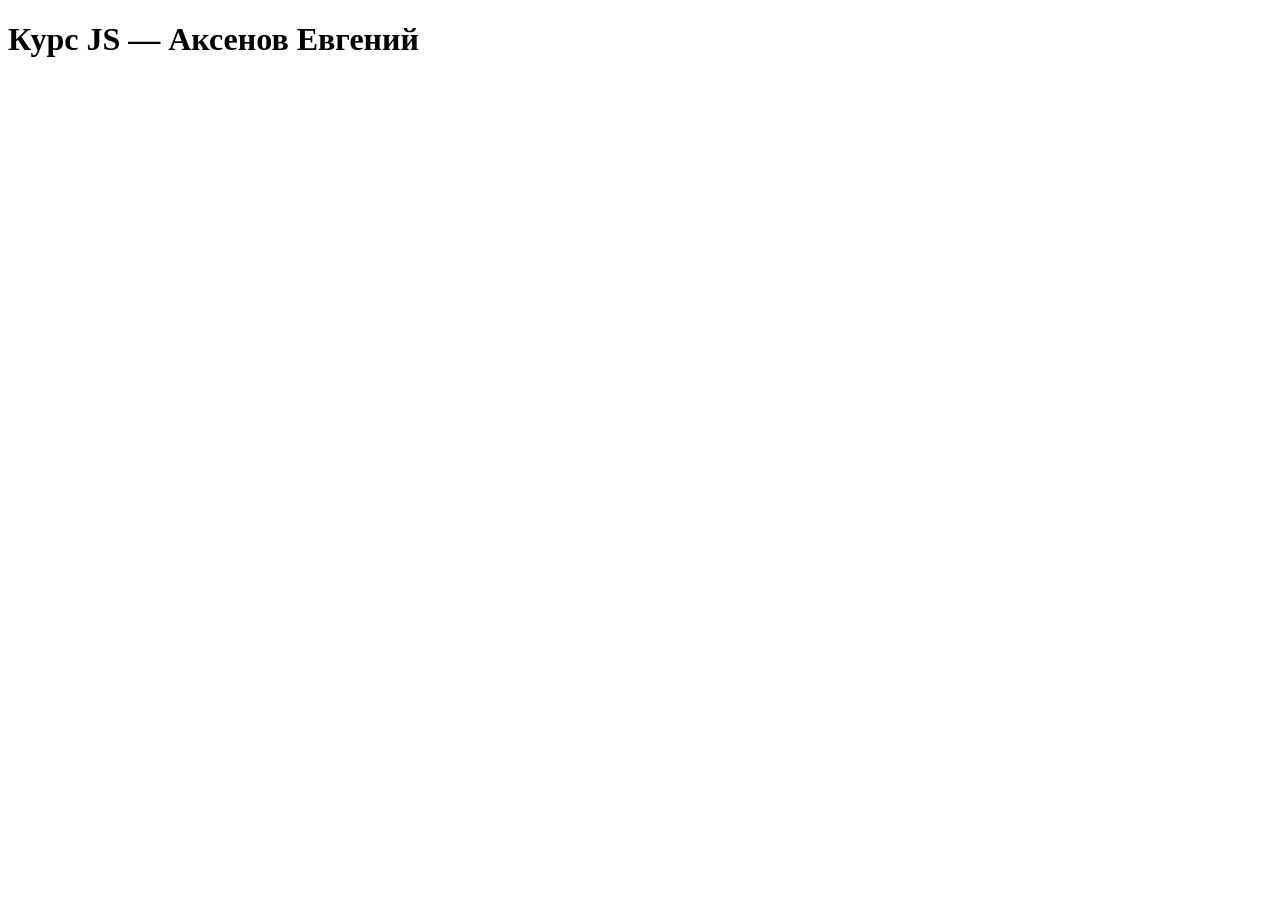
<file: task0/index.html>
﻿<!DOCTYPE html>
<html lang="ru">
<head><meta charset="utf-8"><meta name="viewport" content="width=device-width, initial-scale=1"><title>Курс JS</title></head>
<body><h1>Курс JS — Аксенов Евгений</h1></body>
</html>
</file>
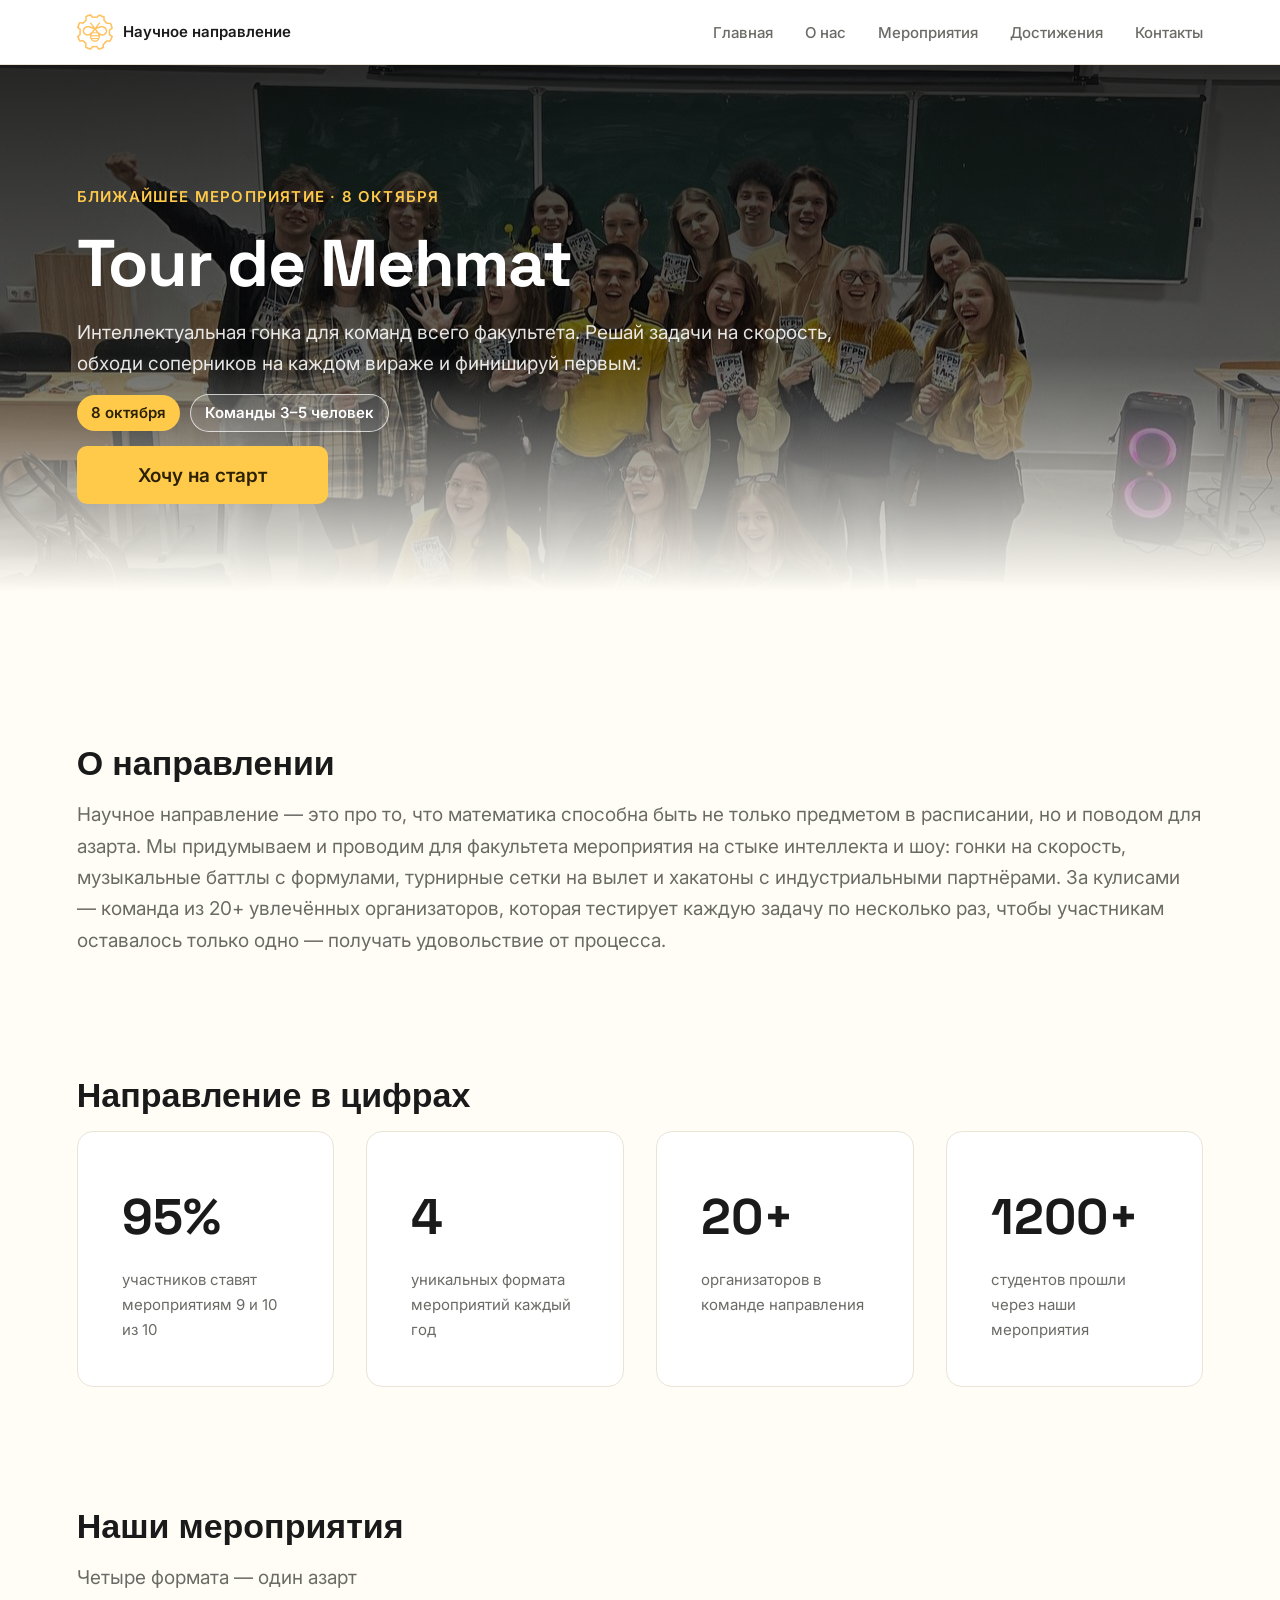
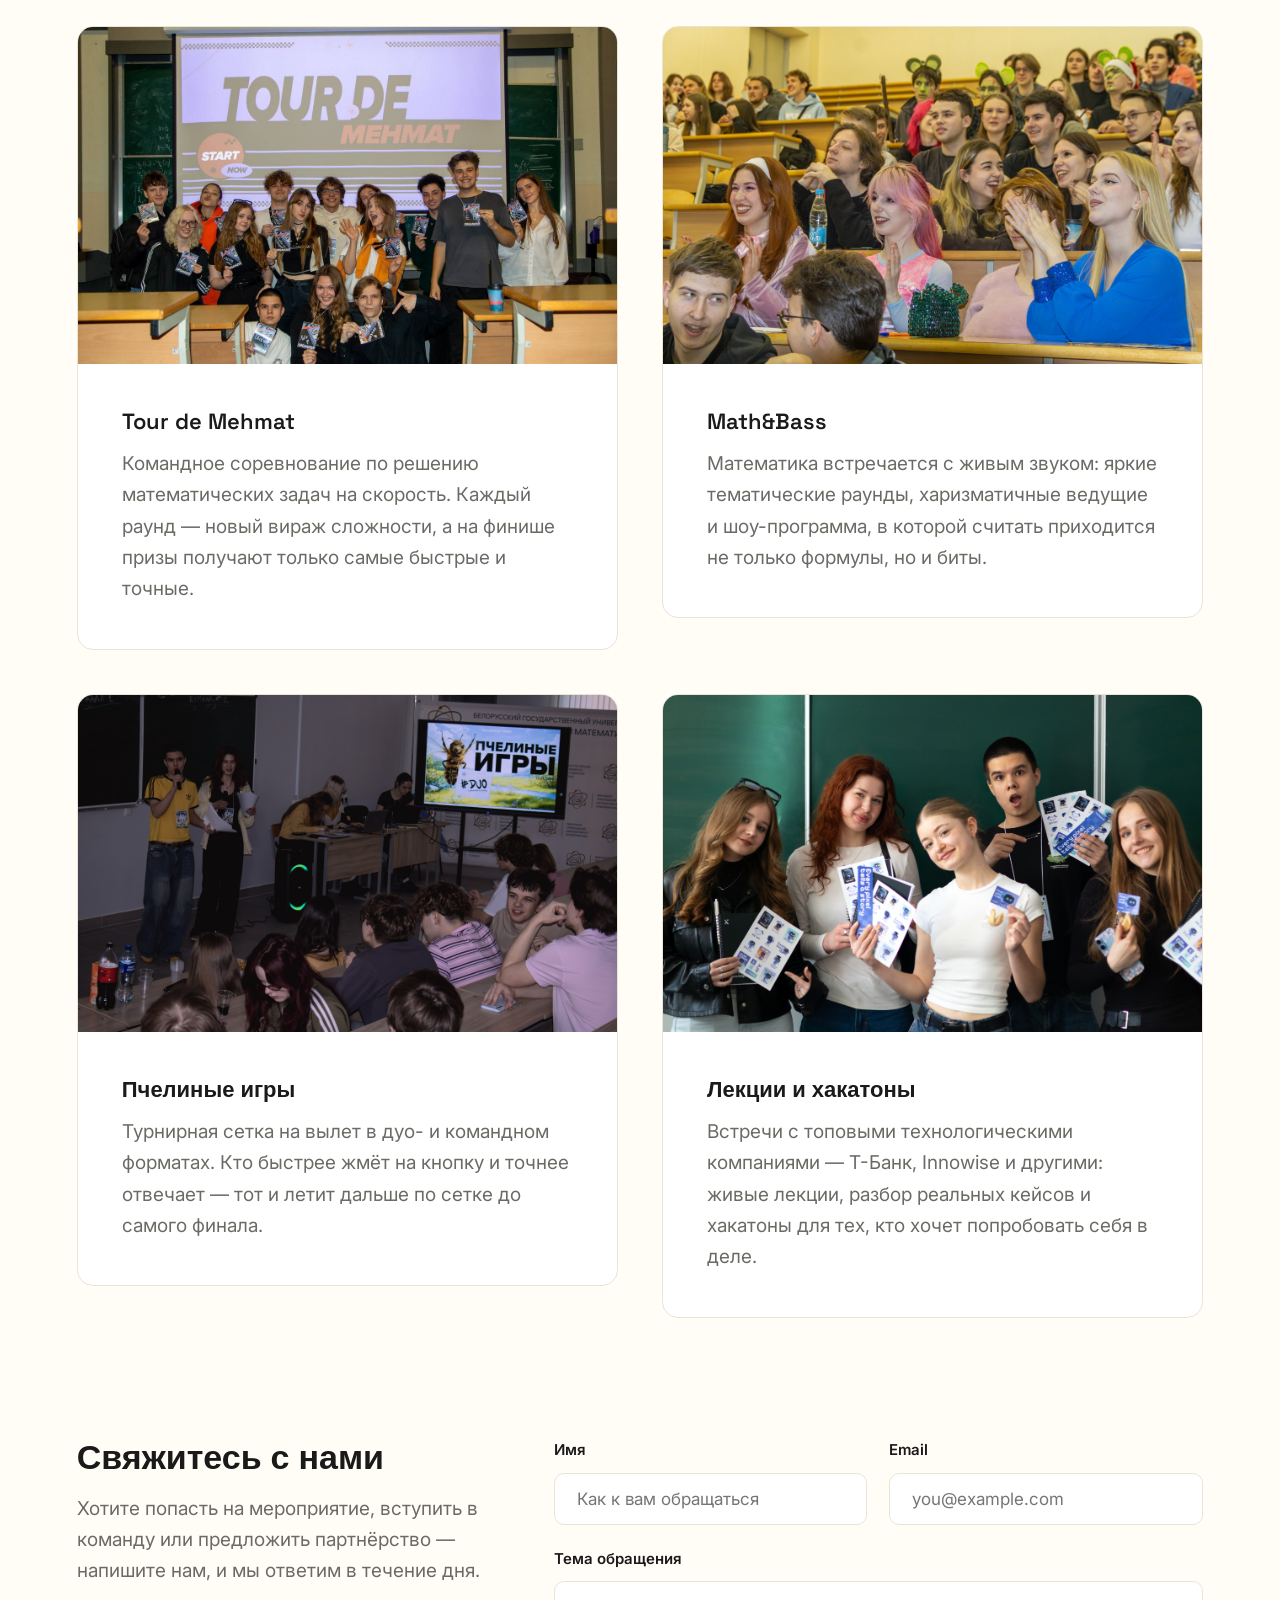
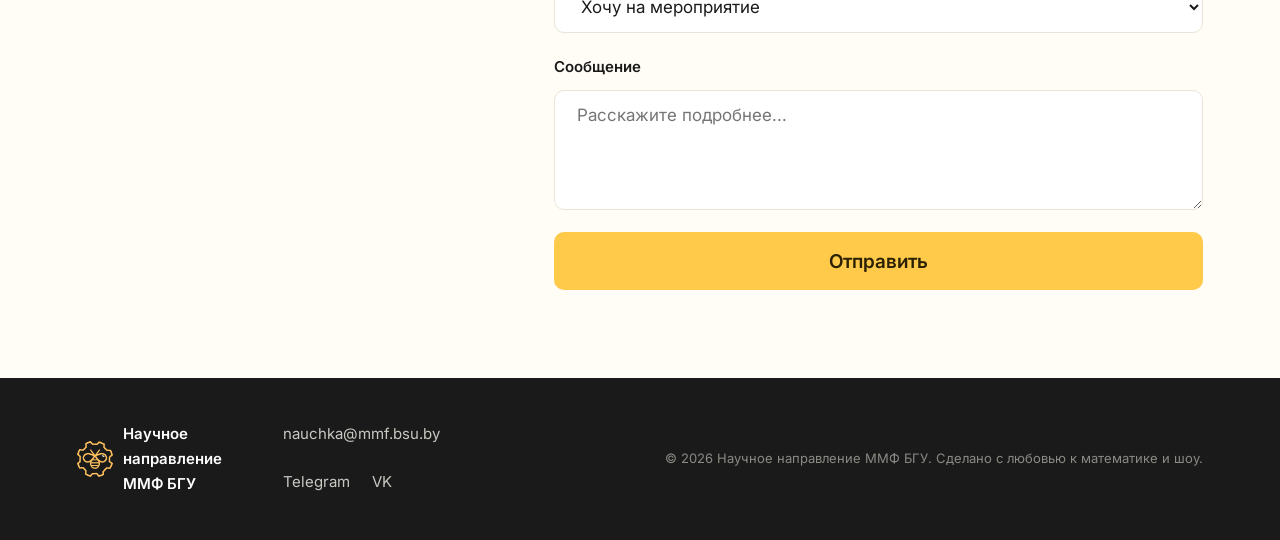
<file: task2/index.html>
﻿<!DOCTYPE html>
<html lang="ru">
<head>
  <meta charset="utf-8">
  <meta name="viewport" content="width=device-width, initial-scale=1">
  <title>Научное направление ММФ БГУ</title>
  <link rel="preconnect" href="https://fonts.googleapis.com">
  <link rel="preconnect" href="https://fonts.gstatic.com" crossorigin>
  <link href="https://fonts.googleapis.com/css2?family=Space+Grotesk:wght@500;600;700&family=Inter:wght@400;500;600&display=swap" rel="stylesheet">
  <link rel="stylesheet" href="style.css">
</head>
<body>

  <div class="page">

    <header class="site-header">
      <div class="header__inner container">
        <a class="brand" href="#hero">
          <img class="brand__logo" src="img/logo.png" alt="Логотип научного направления — пчела">
          <span class="brand__text">Научное направление</span>
        </a>

        <nav class="nav" aria-label="Основная навигация">
          <ul class="nav__links">
            <li><a href="#hero">Главная</a></li>
            <li><a href="#about">О нас</a></li>
            <li><a href="#events">Мероприятия</a></li>
            <li><a href="#stats">Достижения</a></li>
            <li><a href="#contact">Контакты</a></li>
          </ul>
        </nav>

        <button class="nav__toggle" type="button" aria-label="Открыть меню">
          <span></span>
          <span></span>
          <span></span>
        </button>
      </div>
    </header>

    <main class="main">

      <section class="hero" id="hero">
        <div class="hero__overlay"></div>
        <div class="hero__inner container">
          <div class="hero__content">
            <p class="hero__eyebrow">Ближайшее мероприятие · 8 октября</p>
            <h1 class="hero__title">Tour de Mehmat</h1>
            <p class="hero__subtitle">
              Интеллектуальная гонка для команд всего факультета. Решай задачи на
              скорость, обходи соперников на каждом вираже и финишируй первым.
            </p>
            <div class="hero__meta">
              <span class="badge badge--accent">8 октября</span>
              <span class="badge badge--outline-light">Команды 3–5 человек</span>
            </div>
            <a class="btn btn--primary" href="#contact">Хочу на старт</a>
          </div>
        </div>
      </section>

      <section class="about container" id="about">
        <h2 class="section-title">О направлении</h2>
        <p class="about__text">
          Научное направление — это про то, что математика способна быть не только
          предметом в расписании, но и поводом для азарта. Мы придумываем и проводим
          для факультета мероприятия на стыке интеллекта и шоу: гонки на скорость,
          музыкальные баттлы с формулами, турнирные сетки на вылет и хакатоны
          с индустриальными партнёрами. За кулисами — команда из 20+ увлечённых
          организаторов, которая тестирует каждую задачу по несколько раз, чтобы
          участникам оставалось только одно — получать удовольствие от процесса.
        </p>
      </section>

      <section class="stats container" id="stats">
        <h2 class="section-title">Направление в цифрах</h2>
        <div class="stats__grid">
          <div class="stat-card">
            <span class="stat-card__number">95%</span>
            <span class="stat-card__label">участников ставят мероприятиям 9 и 10 из 10</span>
          </div>
          <div class="stat-card">
            <span class="stat-card__number">4</span>
            <span class="stat-card__label">уникальных формата мероприятий каждый год</span>
          </div>
          <div class="stat-card">
            <span class="stat-card__number">20+</span>
            <span class="stat-card__label">организаторов в команде направления</span>
          </div>
          <div class="stat-card">
            <span class="stat-card__number">1200+</span>
            <span class="stat-card__label">студентов прошли через наши мероприятия</span>
          </div>
        </div>
      </section>

      <section class="events container" id="events">
        <h2 class="section-title">Наши мероприятия</h2>
        <p class="section-subtitle">Четыре формата — один азарт</p>

        <div class="events__grid">

          <article class="event-card">
            <div class="event-card__media">
              <img src="img/events/tour-de-mehmat.jpg" alt="Участники Tour de Mehmat решают задачи на скорость">
            </div>
            <div class="event-card__body">
              <h3 class="event-card__title">Tour de Mehmat</h3>
              <p class="event-card__text">
                Командное соревнование по решению математических задач на скорость.
                Каждый раунд — новый вираж сложности, а на финише призы получают
                только самые быстрые и точные.
              </p>
            </div>
          </article>

          <article class="event-card">
            <div class="event-card__media">
              <img src="img/events/math-and-bass.jpg" alt="Шоу-программа Math&Bass с живым звуком">
            </div>
            <div class="event-card__body">
              <h3 class="event-card__title">Math&amp;Bass</h3>
              <p class="event-card__text">
                Математика встречается с живым звуком: яркие тематические раунды,
                харизматичные ведущие и шоу-программа, в которой считать приходится
                не только формулы, но и биты.
              </p>
            </div>
          </article>

          <article class="event-card">
            <div class="event-card__media">
              <img src="img/events/bee-games.jpg" alt="Турнирная сетка Пчелиных игр">
            </div>
            <div class="event-card__body">
              <h3 class="event-card__title">Пчелиные игры</h3>
              <p class="event-card__text">
                Турнирная сетка на вылет в дуо- и командном форматах. Кто быстрее
                жмёт на кнопку и точнее отвечает — тот и летит дальше по сетке
                до самого финала.
              </p>
            </div>
          </article>

          <article class="event-card">
            <div class="event-card__media">
              <img src="img/events/hackathon.jpg" alt="Хакатон с партнёрами Т-Банк и Innowise">
            </div>
            <div class="event-card__body">
              <h3 class="event-card__title">Лекции и хакатоны</h3>
              <p class="event-card__text">
                Встречи с топовыми технологическими компаниями — Т-Банк, Innowise
                и другими: живые лекции, разбор реальных кейсов и хакатоны для тех,
                кто хочет попробовать себя в деле.
              </p>
            </div>
          </article>

        </div>
      </section>

      <section class="contact container" id="contact">
        <div class="contact__intro">
          <h2 class="section-title">Свяжитесь с нами</h2>
          <p class="section-subtitle">
            Хотите попасть на мероприятие, вступить в команду или предложить
            партнёрство — напишите нам, и мы ответим в течение дня.
          </p>
        </div>

        <form class="contact-form">
          <div class="form-field">
            <label for="name">Имя</label>
            <input id="name" type="text" placeholder="Как к вам обращаться">
          </div>

          <div class="form-field">
            <label for="email">Email</label>
            <input id="email" type="email" placeholder="you@example.com">
          </div>

          <div class="form-field form-field--wide">
            <label for="topic">Тема обращения</label>
            <select id="topic">
              <option>Хочу на мероприятие</option>
              <option>Хочу в команду</option>
              <option>Хочу стать партнёром</option>
              <option>Другое</option>
            </select>
          </div>

          <div class="form-field form-field--wide">
            <label for="message">Сообщение</label>
            <textarea id="message" rows="4" placeholder="Расскажите подробнее..."></textarea>
          </div>

          <button class="btn btn--primary form-field--wide" type="button">Отправить</button>
        </form>
      </section>

    </main>

    <footer class="site-footer">
      <div class="footer__inner container">
        <a class="brand brand--footer" href="#hero">
          <img class="brand__logo" src="img/logo.png" alt="">
          <span class="brand__text">Научное направление ММФ БГУ</span>
        </a>

        <div class="footer__contacts">
          <a href="mailto:nauchka@mmf.bsu.by">nauchka@mmf.bsu.by</a>
          <a href="https://t.me/nauchka_mmf" target="_blank" rel="noopener">Telegram</a>
          <a href="https://vk.com/nauchka_mmf" target="_blank" rel="noopener">VK</a>
        </div>

        <p class="footer__copy">© 2026 Научное направление ММФ БГУ. Сделано с любовью к математике и шоу.</p>
      </div>
    </footer>

  </div>

</body>
</html>
</file>
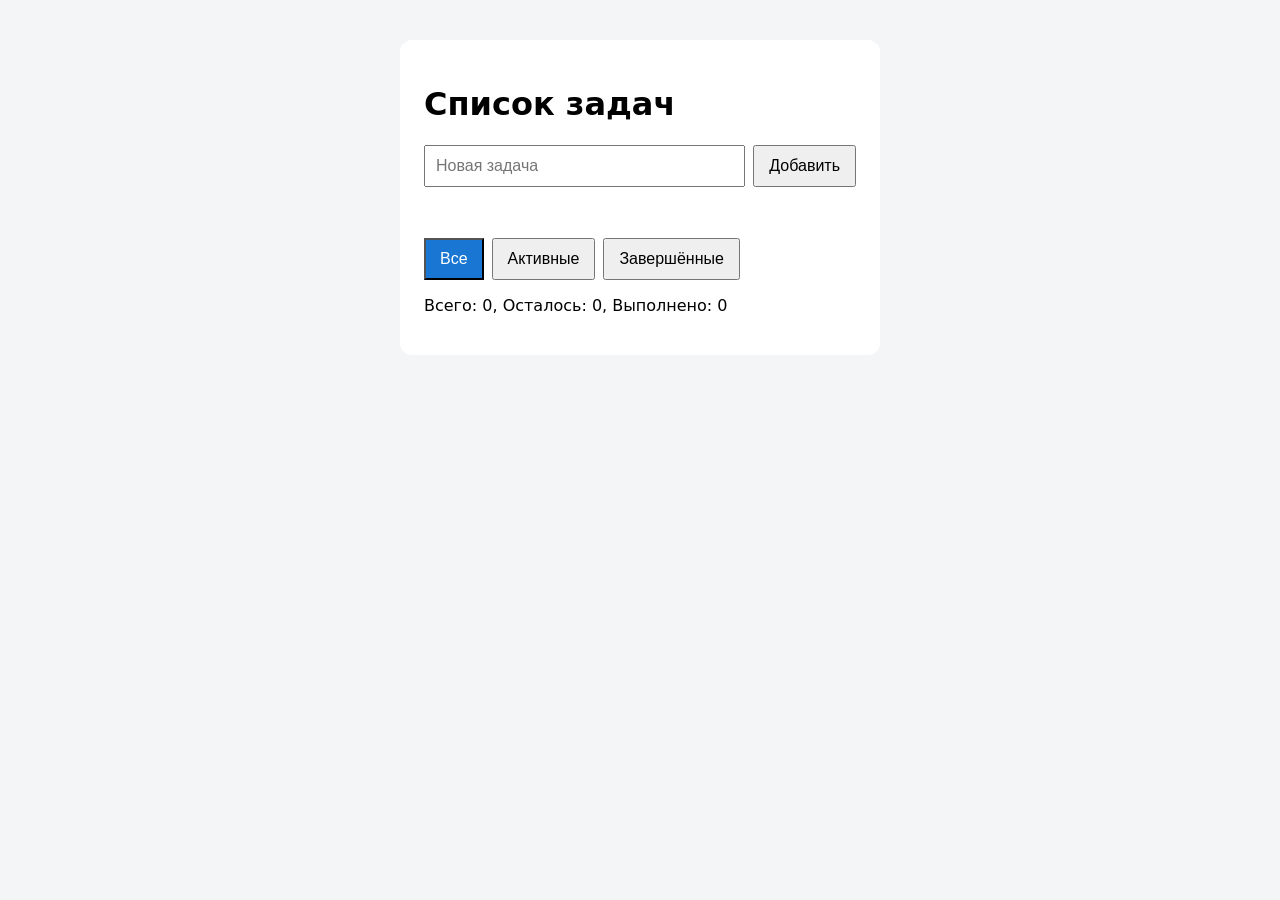
<file: task3/index.html>
<!DOCTYPE html>
<html lang="ru">
<head>
<meta charset="UTF-8">
<meta name="viewport" content="width=device-width, initial-scale=1">
<title>Список задач</title>
<link rel="stylesheet" href="style.css">
</head>
<body>
<main class="app">
<h1>Список задач</h1>
<form id="todo-form" class="todo-form">
<input id="todo-input" name="text" type="text" placeholder="Новая задача" autocomplete="off">
<button type="submit">Добавить</button>
</form>
<p id="error" class="error"></p>
<div class="filters">
<button type="button" data-filter="all" class="active">Все</button>
<button type="button" data-filter="active">Активные</button>
<button type="button" data-filter="completed">Завершённые</button>
</div>
<p id="counter"></p>
<ul id="todo-list" class="todo-list"></ul>
</main>
<script src="script.js"></script>
</body>
</html>
</file>
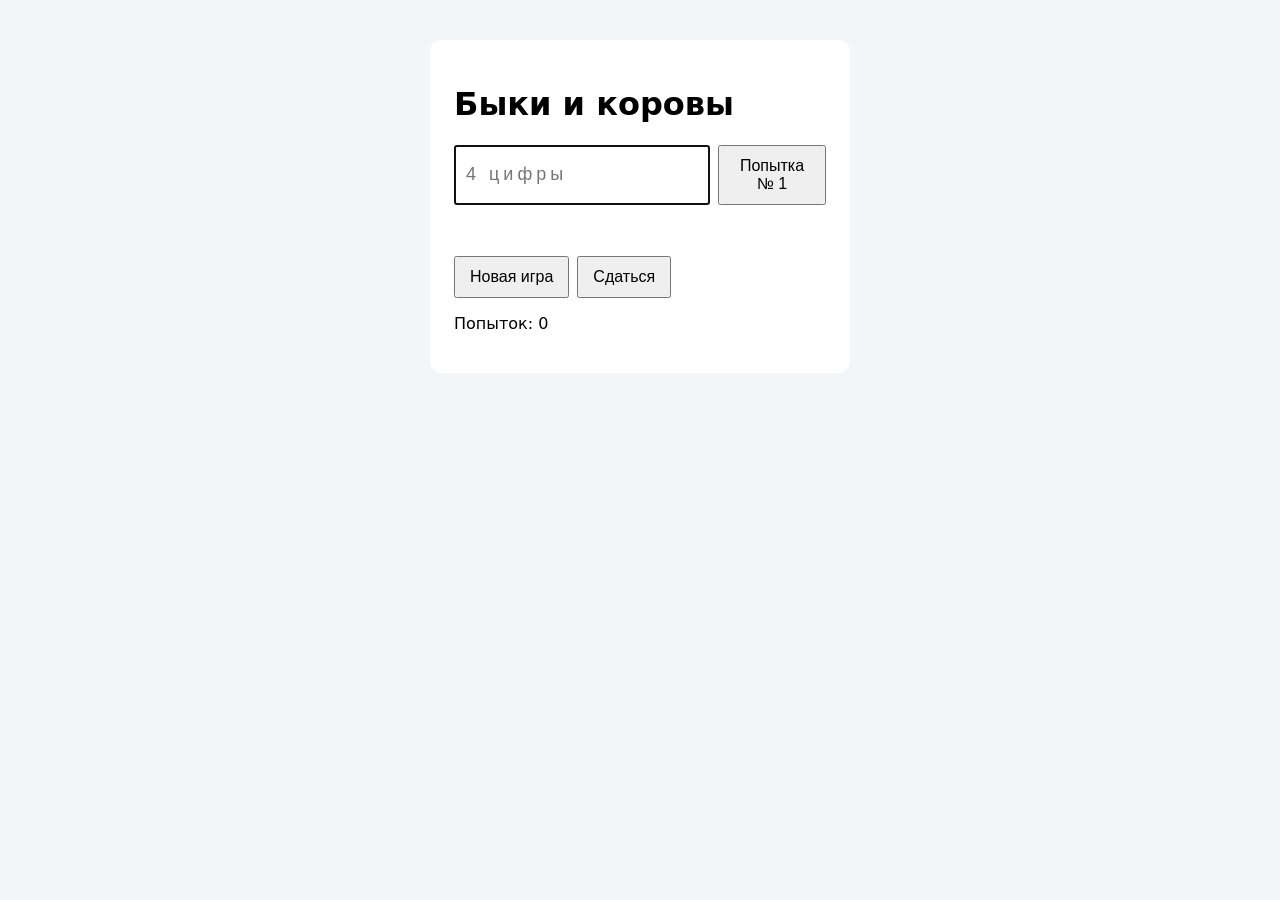
<file: task4/index.html>
<!DOCTYPE html>
<html lang="ru">
<head>
<meta charset="UTF-8">
<meta name="viewport" content="width=device-width, initial-scale=1">
<title>Быки и коровы</title>
<link rel="stylesheet" href="style.css">
</head>
<body>
<main class="app">
<h1>Быки и коровы</h1>
<form id="guess-form" class="guess-form">
<input name="guess" type="text" inputmode="numeric" maxlength="4" placeholder="4 цифры" autocomplete="off">
<button id="guess-button" type="submit">Попытка № 1</button>
</form>
<p id="error" class="error"></p>
<div class="controls">
<button id="new-game" type="button">Новая игра</button>
<button id="give-up" type="button">Сдаться</button>
</div>
<p id="attempts"></p>
<p id="message" class="message"></p>
<ul id="history" class="history"></ul>
</main>
<script src="script.js"></script>
</body>
</html>
</file>
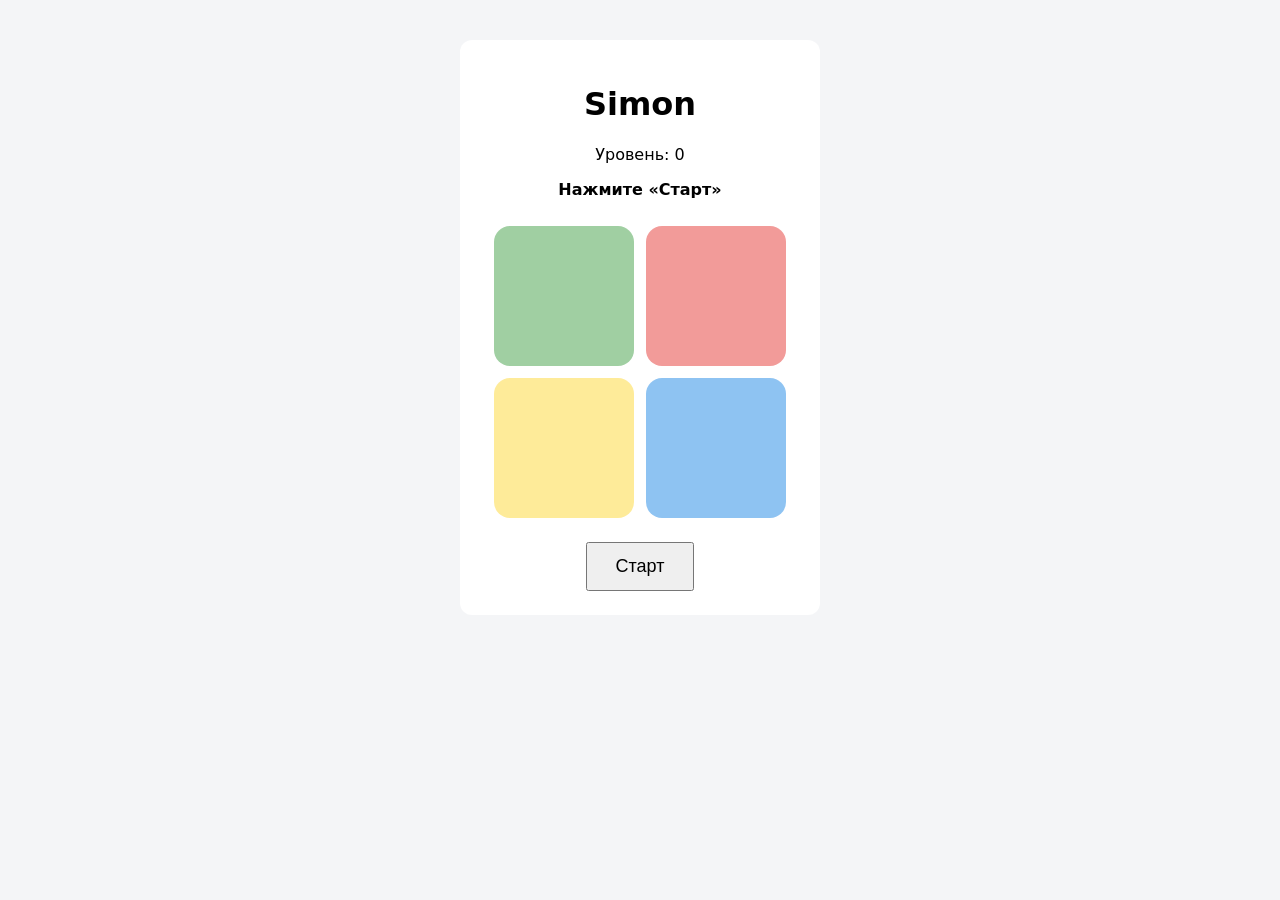
<file: task5/index.html>
<!DOCTYPE html>
<html lang="ru">
<head>
<meta charset="UTF-8">
<meta name="viewport" content="width=device-width, initial-scale=1">
<title>Simon</title>
<link rel="stylesheet" href="style.css">
</head>
<body>
<main class="app">
<h1>Simon</h1>
<p id="level">Уровень: 0</p>
<p id="status" class="status"></p>
<div id="board" class="board locked">
<button class="pad green" type="button" data-index="0" aria-label="Зелёная"></button>
<button class="pad red" type="button" data-index="1" aria-label="Красная"></button>
<button class="pad yellow" type="button" data-index="2" aria-label="Жёлтая"></button>
<button class="pad blue" type="button" data-index="3" aria-label="Синяя"></button>
</div>
<button id="start" type="button">Старт</button>
</main>
<script src="script.js"></script>
</body>
</html>
</file>
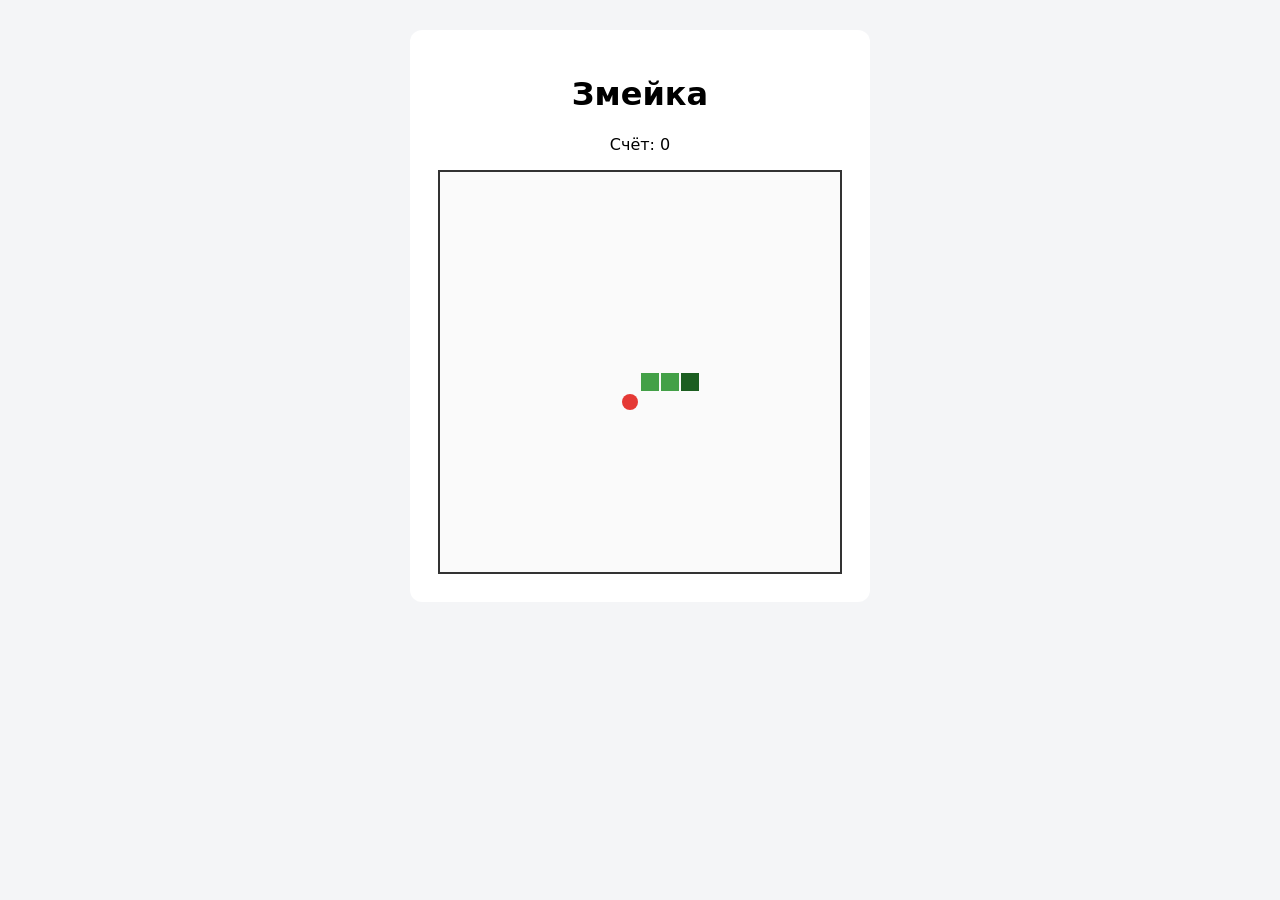
<file: task6/index.html>
<!DOCTYPE html>
<html lang="ru">
<head>
<meta charset="UTF-8">
<meta name="viewport" content="width=device-width, initial-scale=1">
<title>Змейка</title>
<link rel="stylesheet" href="style.css">
</head>
<body>
<main class="app">
<h1>Змейка</h1>
<p id="score">Счёт: 0</p>
<canvas id="game" width="400" height="400"></canvas>
<button id="restart" type="button" hidden>Начать заново</button>
</main>
<script src="script.js"></script>
</body>
</html>
</file>
<file: task2/style.css>
﻿* {
  box-sizing: border-box;
  margin: 0;
  padding: 0;
}

:root {
  --color-bg: #fffdf6;
  --color-surface: #ffffff;
  --color-text: #1a1a1a;
  --color-text-muted: #6b6b66;
  --color-border: #e8e4d8;

  --color-accent: #ffc94a;
  --color-accent-text: #2b2103;
  --color-accent-soft: #fff1d0;

  --color-footer-bg: #1a1a1a;
  --color-footer-text-muted: #c9c9c2;

  --font-heading: 'Space Grotesk', sans-serif;
  --font-body: 'Inter', sans-serif;

  --text-2xs: 12px;
  --text-xs: 13px;
  --text-sm: 15px;
  --text-base: 17px;
  --text-md: 19px;
  --text-lg: 22px;
  --text-xl: 28px;
  --text-2xl: 38px;
  --text-3xl: 50px;
  --text-4xl: 66px;

  --leading-tight: 1.2;
  --leading-normal: 1.65;

  --space-2xs: 6px;
  --space-xs: 10px;
  --space-sm: 14px;
  --space-md: 22px;
  --space-lg: 32px;
  --space-xl: 44px;
  --space-2xl: 60px;
  --space-3xl: 88px;
  --space-4xl: 120px;

  --radius-sm: 10px;
  --radius-md: 16px;
  --radius-full: 999px;

  --shadow-sm: 0 4px 14px rgba(0, 0, 0, 0.08);
  --shadow-md: 0 16px 32px rgba(0, 0, 0, 0.18);

  --transition: 0.2s ease;

  --gutter: clamp(20px, 6vw, 120px);
}

html, body {
  width: 100%;
}

body {
  font-family: var(--font-body);
  color: var(--color-text);
  background: var(--color-bg);
  line-height: var(--leading-normal);
}

h1, h2, h3 {
  font-family: var(--font-heading);
  line-height: var(--leading-tight);
}

a {
  color: inherit;
  text-decoration: none;
}

ul {
  list-style: none;
}

img {
  max-width: 100%;
  display: block;
}

.container {
  width: 100%;
  padding: 0 var(--gutter);
}

/* ---------- page: общая Grid-структура всей страницы (шапка / контент / футер) ---------- */

.page {
  display: grid;
  grid-template-rows: auto 1fr auto;
  min-height: 100vh;
}

/* ---------- header ---------- */

.site-header {
  width: 100%;
  background: var(--color-surface);
  border-bottom: 1px solid var(--color-border);
  position: sticky;
  top: 0;
  z-index: 10;
}

.header__inner {
  display: flex;
  flex-direction: row;
  justify-content: space-between;
  align-items: center;
  gap: var(--space-md);
  padding-top: var(--space-sm);
  padding-bottom: var(--space-sm);
}

.brand {
  display: flex;
  flex-direction: row;
  align-items: center;
  gap: var(--space-xs);
  min-width: 0;
}

.brand__logo {
  width: 36px;
  height: 36px;
  flex-shrink: 0;
}

.brand__text {
  font-size: var(--text-sm);
  font-weight: 600;
  color: var(--color-text);
}

.nav__links {
  display: none;
}

.nav__toggle {
  display: flex;
  flex-direction: column;
  justify-content: center;
  align-items: center;
  gap: 5px;
  width: 44px;
  height: 44px;
  background: var(--color-accent-soft);
  border: none;
  border-radius: var(--radius-sm);
  cursor: pointer;
  flex-shrink: 0;
}

.nav__toggle span {
  width: 20px;
  height: 2px;
  background: var(--color-text);
  border-radius: var(--radius-full);
}

/* ---------- main layout ---------- */

.main {
  display: grid;
  grid-template-rows: auto;
  row-gap: var(--space-3xl);
  padding-bottom: var(--space-3xl);
}

/* ---------- hero ---------- */

.hero {
  position: relative;
  width: 100%;
  background-image: url("img/hero-bg.jpg");
  background-size: cover;
  background-position: center;
}

.hero__overlay {
  position: absolute;
  inset: 0;
  background: linear-gradient(
    180deg,
    rgba(0, 0, 0, 0.82) 0%,
    rgba(0, 0, 0, 0.6) 55%,
    rgba(255, 253, 246, 1) 100%
  );
}

.hero__inner {
  position: relative;
  padding-top: var(--space-2xl);
  padding-bottom: var(--space-2xl);
}

.hero__content {
  display: flex;
  flex-direction: column;
  align-items: flex-start;
  gap: var(--space-sm);
  max-width: 1100px;
}

.hero__eyebrow {
  font-size: var(--text-sm);
  font-weight: 600;
  letter-spacing: 0.08em;
  text-transform: uppercase;
  color: var(--color-accent);
}

.hero__title {
  font-size: var(--text-2xl);
  font-weight: 700;
  letter-spacing: -0.02em;
  color: #ffffff;
}

.hero__subtitle {
  font-size: var(--text-base);
  line-height: var(--leading-normal);
  color: rgba(255, 255, 255, 0.88);
  max-width: 780px;
}

.hero__meta {
  display: flex;
  flex-direction: row;
  flex-wrap: wrap;
  align-items: center;
  gap: var(--space-xs);
}

.badge {
  display: inline-flex;
  align-items: center;
  padding: var(--space-2xs) var(--space-sm);
  border-radius: var(--radius-full);
  font-size: var(--text-sm);
  font-weight: 600;
}

.badge--accent {
  background: var(--color-accent);
  color: var(--color-accent-text);
}

.badge--outline-light {
  background: rgba(255, 255, 255, 0.12);
  border: 1.5px solid rgba(255, 255, 255, 0.7);
  color: #ffffff;
}

.btn {
  display: inline-flex;
  align-items: center;
  justify-content: center;
  min-height: 52px;
  padding: 0 var(--space-xl);
  border-radius: var(--radius-sm);
  font-size: var(--text-base);
  font-weight: 600;
  font-family: var(--font-body);
  border: 1.5px solid transparent;
  cursor: pointer;
  transition: background var(--transition), color var(--transition),
              border-color var(--transition), box-shadow var(--transition);
}

.btn--primary {
  background: var(--color-accent);
  color: var(--color-accent-text);
}

.btn--primary:hover {
  box-shadow: var(--shadow-md);
}

/* ---------- section title ---------- */

.section-title {
  font-size: var(--text-xl);
  font-weight: 600;
  margin-bottom: var(--space-sm);
  color: var(--color-text);
}

.section-subtitle {
  font-size: var(--text-base);
  line-height: var(--leading-normal);
  color: var(--color-text-muted);
  margin-bottom: var(--space-lg);
  max-width: 780px;
}

/* ---------- about ---------- */

.about {
  padding-top: var(--space-lg);
}

.about__text {
  font-size: var(--text-base);
  line-height: var(--leading-normal);
  color: var(--color-text-muted);
  max-width: 1400px;
}

/* ---------- stats ---------- */

.stats__grid {
  display: grid;
  grid-template-columns: repeat(2, 1fr);
  gap: var(--space-md);
}

.stat-card {
  display: flex;
  flex-direction: column;
  gap: var(--space-xs);
  padding: var(--space-lg);
  background: var(--color-surface);
  border: 1px solid var(--color-border);
  border-radius: var(--radius-md);
}

.stat-card__number {
  font-family: var(--font-heading);
  font-size: var(--text-2xl);
  font-weight: 700;
  color: var(--color-text);
}

.stat-card__label {
  font-size: var(--text-sm);
  line-height: var(--leading-normal);
  color: var(--color-text-muted);
}

/* ---------- events ---------- */

.events__grid {
  display: grid;
  grid-template-columns: 1fr;
  gap: var(--space-md);
  align-items: start;
}

.event-card {
  display: flex;
  flex-direction: column;
  background: var(--color-surface);
  border: 1px solid var(--color-border);
  border-radius: var(--radius-md);
  overflow: hidden;
  transition: box-shadow var(--transition);
}

.event-card:hover {
  box-shadow: var(--shadow-md);
}

.event-card__media {
  width: 100%;
  aspect-ratio: 16 / 10;
  overflow: hidden;
}

.event-card__media img {
  width: 100%;
  height: 100%;
  object-fit: cover;
  }

.event-card__body {
  display: flex;
  flex-direction: column;
  align-items: flex-start;
  gap: var(--space-sm);
  padding: var(--space-xl);
}

.event-card__title {
  font-size: var(--text-lg);
  font-weight: 600;
}

.event-card__text {
  font-size: var(--text-base);
  line-height: var(--leading-normal);
  color: var(--color-text-muted);
}

/* ---------- contact ---------- */

.contact {
  display: grid;
  grid-template-columns: 1fr;
  gap: var(--space-xl);
}

.contact__intro {
  max-width: 640px;
}

.contact-form {
  display: flex;
  flex-direction: column;
  gap: var(--space-md);
  max-width: 900px;
}

.form-field {
  display: flex;
  flex-direction: column;
  gap: var(--space-xs);
}

.form-field label {
  font-size: var(--text-sm);
  font-weight: 600;
  color: var(--color-text);
}

.form-field input,
.form-field select,
.form-field textarea {
  width: 100%;
  min-height: 52px;
  padding: var(--space-sm) var(--space-md);
  border: 1.5px solid var(--color-border);
  border-radius: var(--radius-sm);
  font-family: var(--font-body);
  font-size: var(--text-base);
  color: var(--color-text);
  background: var(--color-surface);
  transition: border-color var(--transition), box-shadow var(--transition);
}

.form-field textarea {
  resize: vertical;
  min-height: 120px;
}

.form-field input:hover,
.form-field select:hover,
.form-field textarea:hover {
  border-color: var(--color-text);
}

.form-field input:focus,
.form-field select:focus,
.form-field textarea:focus {
  outline: none;
  border-color: var(--color-accent);
  box-shadow: 0 0 0 4px var(--color-accent-soft);
}

/* ---------- footer ---------- */

.site-footer {
  width: 100%;
  background: var(--color-footer-bg);
  color: #ffffff;
}

.footer__inner {
  display: flex;
  flex-direction: column;
  align-items: flex-start;
  gap: var(--space-md);
  padding-top: var(--space-xl);
  padding-bottom: var(--space-xl);
}

.brand--footer .brand__text {
  color: #ffffff;
}

.footer__contacts {
  display: flex;
  flex-direction: row;
  flex-wrap: wrap;
  gap: var(--space-md);
}

/* word-break на email — точечная защита от переполнения на очень узких экранах,
   вместо overflow-x: hidden на весь body */
.footer__contacts a {
  font-size: var(--text-sm);
  color: var(--color-footer-text-muted);
  border-bottom: 1px solid transparent;
  transition: color var(--transition), border-color var(--transition);
  word-break: break-word;
}

.footer__contacts a:hover {
  color: var(--color-accent);
  border-color: var(--color-accent);
}

.footer__copy {
  font-size: var(--text-xs);
  color: #8a8a84;
}

/* ==================== TABLET: 768px+ ==================== */

@media (min-width: 768px) {
  .nav__toggle {
    display: none;
  }

  .nav__links {
    display: flex;
    flex-direction: row;
    align-items: center;
    gap: var(--space-lg);
  }

  .nav__links a {
    font-size: var(--text-sm);
    font-weight: 500;
    color: var(--color-text-muted);
    border-bottom: 1px solid transparent;
    transition: color var(--transition), border-color var(--transition);
  }

  .nav__links a:hover {
    color: var(--color-text);
    border-color: var(--color-text);
  }

  .hero__inner {
    padding-top: var(--space-3xl);
    padding-bottom: var(--space-2xl);
  }

  .hero__title {
    font-size: var(--text-3xl);
  }

  .stats__grid {
    grid-template-columns: repeat(4, 1fr);
  }

  .events__grid {
    grid-template-columns: repeat(2, 1fr);
    gap: var(--space-lg);
  }

  .contact {
    grid-template-columns: 0.8fr 1.2fr;
    align-items: start;
  }

  .contact-form {
    display: grid;
    grid-template-columns: repeat(2, 1fr);
    gap: var(--space-md);
  }

  .form-field--wide {
    grid-column: 1 / -1;
  }
}

/* ==================== DESKTOP: 1200px+ ==================== */

@media (min-width: 1200px) {
  .main {
    row-gap: var(--space-4xl);
  }

  .hero__inner {
    padding-top: var(--space-4xl);
    padding-bottom: var(--space-3xl);
  }

  .hero__title {
    font-size: var(--text-4xl);
  }

  .hero__subtitle {
    font-size: var(--text-md);
  }

  .about__text {
    font-size: var(--text-md);
  }

  .section-title {
    font-size: 34px;
  }

  .section-subtitle {
    font-size: var(--text-md);
  }

  .stats__grid {
    gap: var(--space-lg);
  }

  .stat-card {
    padding: var(--space-xl);
  }

  .stat-card__number {
    font-size: var(--text-3xl);
  }

  .events__grid {
    grid-template-columns: repeat(2, 1fr);
    gap: var(--space-xl);
  }

  .event-card__text {
    font-size: var(--text-md);
  }

  .btn--primary {
    min-height: 58px;
    padding: 0 var(--space-2xl);
    font-size: var(--text-md);
  }

  .footer__inner {
    flex-direction: row;
    justify-content: space-between;
    align-items: center;
  }

  .footer__copy {
    flex-basis: 100%;
    text-align: right;
  }
}
</file>
<file: task3/style.css>
* { box-sizing: border-box; }
body { margin: 0; font-family: system-ui, sans-serif; background: #f4f5f7; }
.app { max-width: 480px; margin: 40px auto; padding: 24px; background: #fff; border-radius: 12px; }
.todo-form { display: flex; gap: 8px; }
.todo-form input { flex: 1; padding: 10px; font-size: 16px; }
button { padding: 10px 14px; font-size: 16px; cursor: pointer; }
.error { color: #c62828; min-height: 1.2em; }
.filters { display: flex; gap: 8px; }
.filters .active { background: #1976d2; color: #fff; }
.todo-list { list-style: none; padding: 0; }
.task { display: flex; align-items: center; gap: 10px; padding: 8px 0; border-bottom: 1px solid #eee; }
.task span { flex: 1; word-break: break-word; }
.task.completed span { text-decoration: line-through; color: #888; }
</file>
<file: task4/style.css>
* { box-sizing: border-box; }
body { margin: 0; font-family: system-ui, sans-serif; background: #f4f5f7; }
.app { max-width: 420px; margin: 40px auto; padding: 24px; background: #fff; border-radius: 12px; }
.guess-form { display: flex; gap: 8px; }
.guess-form input { flex: 1; padding: 10px; font-size: 18px; letter-spacing: 4px; }
button { padding: 10px 14px; font-size: 16px; cursor: pointer; }
.controls { display: flex; gap: 8px; margin-top: 12px; }
.error { color: #c62828; min-height: 1.2em; }
.message { font-weight: bold; }
.history { padding-left: 20px; }
</file>
<file: task5/style.css>
* { box-sizing: border-box; }
body { margin: 0; font-family: system-ui, sans-serif; background: #f4f5f7; }
.app { max-width: 360px; margin: 40px auto; padding: 24px; background: #fff; border-radius: 12px; text-align: center; }
.status { min-height: 1.4em; font-weight: bold; }
.board { display: grid; grid-template-columns: repeat(2, 140px); gap: 12px; justify-content: center; margin: 24px 0; }
.board.locked { pointer-events: none; }
.pad { height: 140px; border: 0; border-radius: 16px; opacity: 0.5; cursor: pointer; transition: opacity 0.1s, transform 0.1s; }
.pad.lit { opacity: 1; transform: scale(1.05); }
.green { background: #43a047; }
.red { background: #e53935; }
.yellow { background: #fdd835; }
.blue { background: #1e88e5; }
#start { padding: 12px 28px; font-size: 18px; cursor: pointer; }
#start:disabled { cursor: not-allowed; }
</file>
<file: task6/style.css>
* { box-sizing: border-box; }
body { margin: 0; font-family: system-ui, sans-serif; background: #f4f5f7; }
.app { max-width: 460px; margin: 30px auto; padding: 24px; background: #fff; border-radius: 12px; text-align: center; }
canvas { max-width: 100%; border: 2px solid #333; background: #fafafa; }
#restart { display: block; margin: 16px auto 0; padding: 12px 24px; font-size: 18px; cursor: pointer; }
#restart[hidden] { display: none; }
</file>
